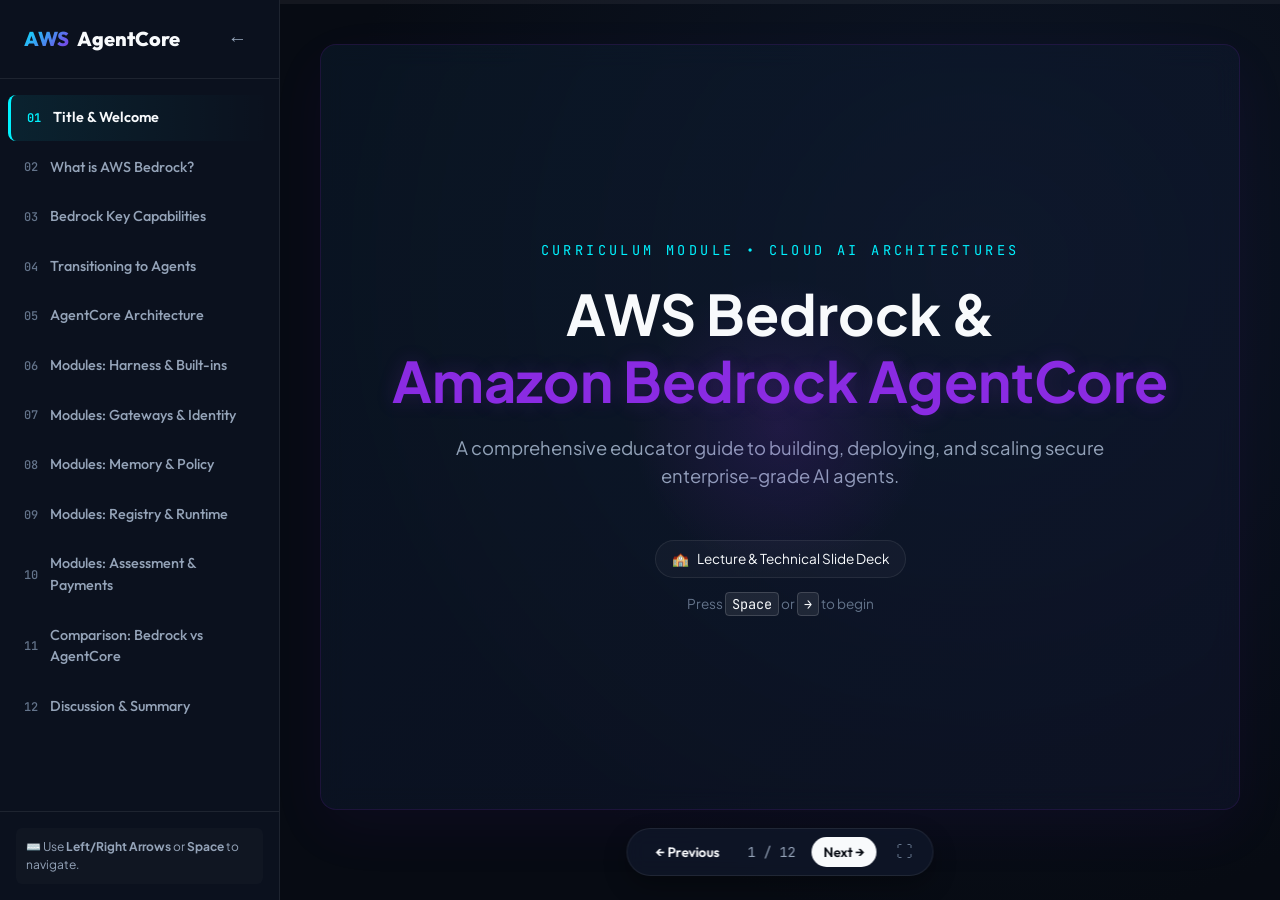
<file: Presentation/index.html>
<!DOCTYPE html>
<html lang="en">
<head>
    <meta charset="UTF-8">
    <meta name="viewport" content="width=device-width, initial-scale=1.0">
    <title>AWS Bedrock & AgentCore - Educator Slide Deck</title>
    <link rel="stylesheet" href="styles.css">
    <!-- Google Fonts -->
    <link rel="preconnect" href="https://fonts.googleapis.com">
    <link rel="preconnect" href="https://fonts.gstatic.com" crossorigin>
    <link href="https://fonts.googleapis.com/css2?family=Outfit:wght@300;400;600;800&family=Plus+Jakarta+Sans:wght@300;400;500;700&family=JetBrains+Mono:wght@400;700&display=swap" rel="stylesheet">
</head>
<body>
    <div class="app-container">
        <!-- Sidebar Navigation (Presenter Control Panel) -->
        <aside class="sidebar" id="sidebar">
            <div class="sidebar-header">
                <div class="logo">
                    <span class="logo-aws">AWS</span>
                    <span class="logo-text">AgentCore</span>
                </div>
                <button class="toggle-sidebar-btn" id="hide-sidebar-btn" title="Collapse Sidebar">&larr;</button>
            </div>
            
            <nav class="slide-nav">
                <ul>
                    <li class="nav-item active" data-slide="0"><span class="nav-num">01</span> Title & Welcome</li>
                    <li class="nav-item" data-slide="1"><span class="nav-num">02</span> What is AWS Bedrock?</li>
                    <li class="nav-item" data-slide="2"><span class="nav-num">03</span> Bedrock Key Capabilities</li>
                    <li class="nav-item" data-slide="3"><span class="nav-num">04</span> Transitioning to Agents</li>
                    <li class="nav-item" data-slide="4"><span class="nav-num">05</span> AgentCore Architecture</li>
                    <li class="nav-item" data-slide="5"><span class="nav-num">06</span> Modules: Harness & Built-ins</li>
                    <li class="nav-item" data-slide="6"><span class="nav-num">07</span> Modules: Gateways & Identity</li>
                    <li class="nav-item" data-slide="7"><span class="nav-num">08</span> Modules: Memory & Policy</li>
                    <li class="nav-item" data-slide="8"><span class="nav-num">09</span> Modules: Registry & Runtime</li>
                    <li class="nav-item" data-slide="9"><span class="nav-num">10</span> Modules: Assessment & Payments</li>
                    <li class="nav-item" data-slide="10"><span class="nav-num">11</span> Comparison: Bedrock vs AgentCore</li>
                    <li class="nav-item" data-slide="11"><span class="nav-num">12</span> Discussion & Summary</li>
                </ul>
            </nav>
            
            <div class="sidebar-footer">
                <div class="shortcut-tip">
                    <p>⌨️ Use <strong>Left/Right Arrows</strong> or <strong>Space</strong> to navigate.</p>
                </div>
            </div>
        </aside>
        
        <!-- Toggle Button to Show Sidebar when collapsed -->
        <button class="show-sidebar-btn hidden" id="show-sidebar-btn" title="Expand Sidebar">
            <span>&#9776; Menu</span>
        </button>

        <!-- Main Slide Viewport -->
        <main class="presentation-viewport">
            <!-- Progress Bar -->
            <div class="progress-bar-container">
                <div class="progress-bar" id="progress-bar"></div>
            </div>

            <!-- Slide Wrapper -->
            <div class="slides-wrapper" id="slides-wrapper">
                
                <!-- SLIDE 1: Title Slide -->
                <section class="slide active" id="slide-0">
                    <div class="slide-content title-slide-layout">
                        <div class="glow-bg"></div>
                        <div class="title-meta">CURRICULUM MODULE • CLOUD AI ARCHITECTURES</div>
                        <h1 class="glow-text">AWS Bedrock &amp;<br><span class="accent-purple">Amazon Bedrock AgentCore</span></h1>
                        <p class="slide-subtitle">A comprehensive educator guide to building, deploying, and scaling secure enterprise-grade AI agents.</p>
                        
                        <div class="title-footer">
                            <div class="author-badge">
                                <span class="badge-icon">🏫</span>
                                <span>Lecture &amp; Technical Slide Deck</span>
                            </div>
                            <div class="press-start">Press <span class="kbd">Space</span> or <span class="kbd">&rarr;</span> to begin</div>
                        </div>
                    </div>
                </section>

                <!-- SLIDE 2: What is AWS Bedrock? -->
                <section class="slide" id="slide-1">
                    <div class="slide-content grid-2-col">
                        <div class="col-left">
                            <div class="slide-section-label">AWS BEDROCK OVERVIEW</div>
                            <h2>Demystifying <span class="accent-cyan">AWS Bedrock</span></h2>
                            <p class="description-large">Amazon Bedrock is a fully managed, serverless AWS service that provides developer access to high-performing foundation models (FMs) via a single, unified API.</p>
                            
                            <div class="highlight-box">
                                <strong>Core Mission:</strong> Bedrock abstracts away the complexities of hosting and running massive machine learning models, allowing developers to focus on application logic and prompts.
                            </div>
                        </div>
                        <div class="col-right flex-center">
                            <div class="capabilities-card-grid">
                                <div class="mini-card border-cyan">
                                    <div class="card-icon">🔌</div>
                                    <h3>Unified API</h3>
                                    <p>One unified client API connects to multiple model providers: Anthropic, Meta, Mistral, Cohere, and Amazon.</p>
                                </div>
                                <div class="mini-card border-purple">
                                    <div class="card-icon">🛡️</div>
                                    <h3>Enterprise Security</h3>
                                    <p>Your data is encrypted, never exits the VPC, and is never used to train the base model providers.</p>
                                </div>
                                <div class="mini-card border-gold">
                                    <div class="card-icon">⚡</div>
                                    <h3>Serverless Scale</h3>
                                    <p>Zero infrastructure management. Pay only for token ingress/egress or provisioned throughput.</p>
                                </div>
                            </div>
                        </div>
                    </div>
                    <div class="speaker-notes">
                        <strong>Educator Note:</strong> Emphasize that Bedrock is the *foundation layer* in AWS for generative AI. It gives you the brains (models) and initial safety wrappers. Ask students: "Why is a unified API valuable when model capabilities change every month?"
                    </div>
                </section>

                <!-- SLIDE 3: Bedrock Key Capabilities -->
                <section class="slide" id="slide-2">
                    <div class="slide-content">
                        <div class="slide-section-label">AWS BEDROCK CAPABILITIES</div>
                        <h2>Key Services Under Bedrock</h2>
                        <p class="slide-intro-text">Amazon Bedrock is not just model access; it is an ecosystem of features that wrap and customize foundation models.</p>
                        
                        <div class="features-row-grid">
                            <div class="feature-card">
                                <div class="feature-num">01</div>
                                <h3>Knowledge Bases</h3>
                                <p>Out-of-the-box **Retrieval-Augmented Generation (RAG)**. Automatically syncs documents in S3, chunks/embeds them, and loads them into vector databases (OpenSearch Serverless, Pinecone, Aurora) for context-aware querying.</p>
                            </div>
                            
                            <div class="feature-card">
                                <div class="feature-num">02</div>
                                <h3>Guardrails</h3>
                                <p>Apply custom safety parameters. Filters out toxic content, masks PII (Personally Identifiable Information) before model input or after output, and blocks prohibited topics using simple keyword or natural language rules.</p>
                            </div>

                            <div class="feature-card">
                                <div class="feature-num">03</div>
                                <h3>Model Customization</h3>
                                <p>Fine-tune model weights or run continued pre-training on proprietary datasets securely. You can also import custom weights directly via Custom Model Import.</p>
                            </div>

                            <div class="feature-card">
                                <div class="feature-num">04</div>
                                <h3>Model Evaluation</h3>
                                <p>Compare models side-by-side using automatic criteria (accuracy, toxicity) or human evaluation tasks to select the most cost-effective and capable foundation model for your workload.</p>
                            </div>
                        </div>
                    </div>
                    <div class="speaker-notes">
                        <strong>Educator Note:</strong> Point out that Guardrails acts as a firewall *between* the user and the LLM, whereas Knowledge Bases is the automated data pipeline feeding the LLM.
                    </div>
                </section>

                <!-- SLIDE 4: Transitioning to Agents -->
                <section class="slide" id="slide-3">
                    <div class="slide-content grid-2-col">
                        <div class="col-left">
                            <div class="slide-section-label">THE SHIFT TO AGENTS</div>
                            <h2>From Simple Prompts to <span class="accent-purple">Autonomous Agents</span></h2>
                            <p class="description-large">Standard LLMs are passive: they wait for a prompt, process it, and output text. In contrast, <strong>AI Agents</strong> are active loops that can plan, reason, invoke external tools, and remember context across sessions.</p>
                            
                            <div class="quote-card">
                                "The hardest part of building AI agents isn't writing the first prototype loop; it's secure deployment, scaling session memory, managing identity permissions, and evaluating behavior in production."
                            </div>
                        </div>
                        <div class="col-right">
                            <div class="challenges-list">
                                <div class="challenge-item">
                                    <div class="challenge-num">1</div>
                                    <div class="challenge-text">
                                        <h4>Local Framework Limitations</h4>
                                        <p>LangGraph, CrewAI, and AutoGen are excellent for prototyping, but lack native cloud scaling, secure sandbox execution, and centralized policy control.</p>
                                    </div>
                                </div>
                                <div class="challenge-item">
                                    <div class="challenge-num">2</div>
                                    <div class="challenge-text">
                                        <h4>Enterprise Needs</h4>
                                        <p>Organizations require secure session isolation, user authentication, auditing (observability), and strict authorization over what databases and tools an agent can call.</p>
                                    </div>
                                </div>
                                <div class="challenge-item highlight-item">
                                    <div class="challenge-num">★</div>
                                    <div class="challenge-text">
                                        <h4>The Solution: AgentCore</h4>
                                        <p>A fully managed, framework-agnostic platform specifically built to deploy and scale production agents with enterprise compliance.</p>
                                    </div>
                                </div>
                            </div>
                        </div>
                    </div>
                    <div class="speaker-notes">
                        <strong>Educator Note:</strong> This is a crucial slide. It establishes *why* AWS AgentCore is necessary. It isn't replacing popular libraries like LangGraph; it's a cloud runtime and orchestration layer that secures and scales them.
                    </div>
                </section>

                <!-- SLIDE 5: AgentCore Architecture -->
                <section class="slide" id="slide-4">
                    <div class="slide-content full-width-layout">
                        <div class="slide-section-label">ARCHITECTURAL DIAGRAM</div>
                        <h2>Amazon Bedrock AgentCore Architecture</h2>
                        <p class="slide-intro-text">Analyze how components interact. AgentCore acts as the connective fabric between models, developer environments, security tools, and deployment environments.</p>
                        
                        <!-- Interactive SVG Diagram resembling user's diagram 1 -->
                        <div class="diagram-container">
                            <svg class="architecture-svg" viewBox="0 0 1000 320" xmlns="http://www.w3.org/2000/svg">
                                <defs>
                                    <marker id="arrow" viewBox="0 0 10 10" refX="5" refY="5" markerWidth="6" markerHeight="6" orient="auto-start-reverse">
                                        <path d="M 0 0 L 10 5 L 0 10 z" fill="#00f2fe" />
                                    </marker>
                                </defs>
                                <!-- Background grid -->
                                <rect x="0" y="0" width="1000" height="320" fill="rgba(14, 22, 38, 0.6)" rx="12" stroke="#1f2d47" stroke-width="2"/>
                                
                                <!-- Top Agent Layer -->
                                <g class="svg-node" id="node-agent" onclick="showModuleDetail('agent-layer')">
                                    <rect x="50" y="20" width="900" height="50" fill="rgba(138, 43, 226, 0.15)" stroke="#8a2be2" stroke-width="2" rx="6" />
                                    <text x="500" y="42" font-family="'Outfit', sans-serif" font-size="16" fill="#f1f5f9" font-weight="600" text-anchor="middle">Agent Layer</text>
                                    <text x="500" y="58" font-family="'Plus Jakarta Sans', sans-serif" font-size="10" fill="#94a3b8" text-anchor="middle">Any framework (LangGraph, CrewAI, Strands), any model, all popular protocols</text>
                                </g>

                                <!-- Middle Build Layer: Harness, CLI, SDK -->
                                <g class="svg-node" id="node-build" onclick="showModuleDetail('build-layer')">
                                    <rect x="50" y="100" width="900" height="40" fill="rgba(0, 242, 254, 0.1)" stroke="#00f2fe" stroke-width="1.5" rx="6" />
                                    <!-- Separators -->
                                    <line x1="330" y1="100" x2="330" y2="140" stroke="rgba(0, 242, 254, 0.3)" />
                                    <line x1="630" y1="100" x2="630" y2="140" stroke="rgba(0, 242, 254, 0.3)" />
                                    
                                    <text x="190" y="125" font-family="'Outfit', sans-serif" font-size="12" fill="#f1f5f9" font-weight="600" text-anchor="middle">Harness: Models, tools, memory</text>
                                    <text x="480" y="125" font-family="'Outfit', sans-serif" font-size="12" fill="#f1f5f9" font-weight="600" text-anchor="middle">CLI: Strands, models, tools, memory</text>
                                    <text x="790" y="125" font-family="'Outfit', sans-serif" font-size="12" fill="#f1f5f9" font-weight="600" text-anchor="middle">SDK: Strands, models, tools, memory</text>
                                </g>

                                <!-- Inner Capabilities (10 Modules Grid) -->
                                <g class="svg-node" id="node-modules" onclick="showModuleDetail('modules-layer')">
                                    <rect x="50" y="170" width="700" height="70" fill="rgba(30, 41, 59, 0.8)" stroke="#475569" stroke-dasharray="3,3" rx="6" />
                                    
                                    <!-- Mini Blocks inside -->
                                    <g transform="translate(60, 180)">
                                        <rect x="0" y="0" width="80" height="50" rx="4" fill="rgba(15, 23, 42, 0.9)" stroke="#64748b" />
                                        <text x="40" y="25" font-size="9" fill="#f1f5f9" text-anchor="middle" font-family="sans-serif">Built-in</text>
                                        <text x="40" y="37" font-size="8" fill="#94a3b8" text-anchor="middle" font-family="sans-serif">Tools</text>
                                    </g>
                                    <g transform="translate(150, 180)">
                                        <rect x="0" y="0" width="80" height="50" rx="4" fill="rgba(15, 23, 42, 0.9)" stroke="#64748b" />
                                        <text x="40" y="25" font-size="9" fill="#f1f5f9" text-anchor="middle" font-family="sans-serif">Gateway</text>
                                        <text x="40" y="37" font-size="8" fill="#94a3b8" text-anchor="middle" font-family="sans-serif">APIs / MCP</text>
                                    </g>
                                    <g transform="translate(240, 180)">
                                        <rect x="0" y="0" width="80" height="50" rx="4" fill="rgba(15, 23, 42, 0.9)" stroke="#64748b" />
                                        <text x="40" y="25" font-size="9" fill="#f1f5f9" text-anchor="middle" font-family="sans-serif">Identity</text>
                                        <text x="40" y="37" font-size="8" fill="#94a3b8" text-anchor="middle" font-family="sans-serif">Auth</text>
                                    </g>
                                    <g transform="translate(330, 180)">
                                        <rect x="0" y="0" width="80" height="50" rx="4" fill="rgba(15, 23, 42, 0.9)" stroke="#64748b" />
                                        <text x="40" y="25" font-size="9" fill="#f1f5f9" text-anchor="middle" font-family="sans-serif">Memory</text>
                                        <text x="40" y="37" font-size="8" fill="#94a3b8" text-anchor="middle" font-family="sans-serif">S/L Term</text>
                                    </g>
                                    <g transform="translate(420, 180)">
                                        <rect x="0" y="0" width="80" height="50" rx="4" fill="rgba(15, 23, 42, 0.9)" stroke="#64748b" />
                                        <text x="40" y="25" font-size="9" fill="#f1f5f9" text-anchor="middle" font-family="sans-serif">Policy</text>
                                        <text x="40" y="37" font-size="8" fill="#94a3b8" text-anchor="middle" font-family="sans-serif">Cedar Rules</text>
                                    </g>
                                    <g transform="translate(510, 180)">
                                        <rect x="0" y="0" width="80" height="50" rx="4" fill="rgba(15, 23, 42, 0.9)" stroke="#64748b" />
                                        <text x="40" y="25" font-size="9" fill="#f1f5f9" text-anchor="middle" font-family="sans-serif">Payments</text>
                                        <text x="40" y="37" font-size="8" fill="#94a3b8" text-anchor="middle" font-family="sans-serif">Paid APIs</text>
                                    </g>
                                    <g transform="translate(600, 180)">
                                        <rect x="0" y="0" width="140" height="50" rx="4" fill="rgba(15, 23, 42, 0.9)" stroke="#64748b" />
                                        <text x="70" y="25" font-size="9" fill="#f1f5f9" text-anchor="middle" font-family="sans-serif">Registry</text>
                                        <text x="70" y="37" font-size="8" fill="#94a3b8" text-anchor="middle" font-family="sans-serif">Agents, MCP, Tools, Skills</text>
                                    </g>
                                </g>

                                <!-- Deploy: Runtime Layer -->
                                <g class="svg-node" id="node-runtime" onclick="showModuleDetail('runtime-layer')">
                                    <rect x="770" y="170" width="180" height="70" fill="rgba(0, 242, 254, 0.05)" stroke="#00f2fe" rx="6" />
                                    <text x="860" y="200" font-family="'Outfit', sans-serif" font-size="13" fill="#f1f5f9" font-weight="600" text-anchor="middle">Runtime</text>
                                    <text x="860" y="215" font-family="'Plus Jakarta Sans', sans-serif" font-size="9" fill="#94a3b8" text-anchor="middle">Secure, serverless execution</text>
                                </g>

                                <!-- Bottom Observability & Evaluations Layer -->
                                <g class="svg-node" id="node-assess" onclick="showModuleDetail('assess-layer')">
                                    <rect x="50" y="260" width="900" height="40" fill="rgba(241, 196, 15, 0.08)" stroke="#f1c40f" stroke-width="1" rx="6" />
                                    <line x1="500" y1="260" x2="500" y2="300" stroke="rgba(241, 196, 15, 0.3)" />
                                    <text x="275" y="285" font-family="'Outfit', sans-serif" font-size="12" fill="#f1f5f9" font-weight="600" text-anchor="middle">Observability: Monitor &amp; Debug</text>
                                    <text x="725" y="285" font-family="'Outfit', sans-serif" font-size="12" fill="#f1f5f9" font-weight="600" text-anchor="middle">Evaluations: Batch &amp; Online custom evaluators</text>
                                </g>

                                <!-- Dynamic Arrow Lines -->
                                <path d="M 500 70 L 500 95" stroke="#8a2be2" stroke-width="2" fill="none" marker-end="url(#arrow)" />
                                <path d="M 500 140 L 500 165" stroke="#00f2fe" stroke-width="2" fill="none" marker-end="url(#arrow)" />
                            </svg>
                        </div>
                        <div class="interactive-helper">
                            <span class="pulse-dot"></span> Click on any layer of the architecture diagram above to view its technical breakdown.
                        </div>
                    </div>
                    <div class="speaker-notes">
                        <strong>Educator Note:</strong> Walk through the three main lifecycles of AgentCore shown: 
                        1. **Build**: Using Harness/CLI/SDK to bundle logic, tools, and models.
                        2. **Deploy**: Scaling securely in a serverless isolation container (Runtime).
                        3. **Assess**: Monitoring logs, debug calls, and running evaluations.
                    </div>
                </section>

                <!-- SLIDE 6: AgentCore Modules Part 1 -->
                <section class="slide" id="slide-5">
                    <div class="slide-content grid-2-col">
                        <div class="col-left">
                            <div class="slide-section-label">AGENTCORE MODULES • BUILD &amp; TOOLS</div>
                            <h2>Harness &amp; Built-In Tools</h2>
                            <p class="description-large">The starting point of building agentic logic within the AgentCore platform.</p>
                            
                            <div class="accordion-container">
                                <div class="accordion-item active">
                                    <div class="accordion-header">
                                        <span>🛠️ Harness</span>
                                        <span class="accordion-arrow">&darr;</span>
                                    </div>
                                    <div class="accordion-body">
                                        <p>Harness is a **fully managed agent loop** execution environment. It abstracts infrastructure management and orchestrates the prompt-response cycles automatically.</p>
                                        <ul>
                                            <li>Gives every agent session an isolated workspace with its own sandbox filesystem and virtual terminal.</li>
                                            <li>Requires only defining model, system prompt, and tools list to get started.</li>
                                        </ul>
                                    </div>
                                </div>
                                <div class="accordion-item">
                                    <div class="accordion-header">
                                        <span>📦 Built-in Tools</span>
                                        <span class="accordion-arrow">&darr;</span>
                                    </div>
                                    <div class="accordion-body">
                                        <p>Provides robust integrations of Amazon's managed operational tools directly into the agent context.</p>
                                        <ul>
                                            <li>**Secure Browser**: Allows agents to search, browse, and extract content from websites in real-time.</li>
                                            <li>**Code Interpreter**: Runs sandboxed Python environment to execute mathematical computations, compile charts, or process CSV files.</li>
                                            <li>**Knowledge Bases &amp; Search**: Native connections to AWS information repositories.</li>
                                        </ul>
                                    </div>
                                </div>
                            </div>
                        </div>
                        
                        <div class="col-right">
                            <div class="terminal-container">
                                <div class="terminal-header">
                                    <span class="terminal-dot red"></span>
                                    <span class="terminal-dot yellow"></span>
                                    <span class="terminal-dot green"></span>
                                    <span class="terminal-title">AgentCore CLI Demo</span>
                                </div>
                                <div class="terminal-body" id="cli-terminal">
                                    <div class="line"><span class="cmd-prompt">$</span> npm install -g @aws/agentcore</div>
                                    <div class="line ok">✓ Installed AgentCore CLI v1.2.0</div>
                                    <div class="line"><span class="cmd-prompt">$</span> agentcore init my-agent</div>
                                    <div class="line">Initializing new agent skeleton...</div>
                                    <div class="line">Created files:</div>
                                    <div class="line-indent">- agent.json (config)</div>
                                    <div class="line-indent">- prompt.txt (system instructions)</div>
                                    <div class="line-indent">- index.js (custom logic)</div>
                                    <div class="line"><span class="cmd-prompt">$</span> agentcore deploy --harness</div>
                                    <div class="line loading">Deploying my-agent to AWS AgentCore Harness...</div>
                                    <div class="line success">🚀 Harness active! Invoke Endpoint: https://agentcore.us-east-1.amazonaws.com/harness/arn:...</div>
                                </div>
                            </div>
                            <div class="text-center mt-10">
                                <button class="btn btn-cyan" id="run-terminal-btn">Run Simulation</button>
                            </div>
                        </div>
                    </div>
                    <div class="speaker-notes">
                        <strong>Educator Note:</strong> The code interpreter here runs in a secure sandbox, separate from the server. Harness automates the agent's logic flow, so the developer does not need to write `while true` loop handling.
                    </div>
                </section>

                <!-- SLIDE 7: AgentCore Modules Part 2 -->
                <section class="slide" id="slide-6">
                    <div class="slide-content grid-2-col">
                        <div class="col-left">
                            <div class="slide-section-label">AGENTCORE MODULES • CORE CONNECTIONS</div>
                            <h2>Gateways &amp; Secure Identity</h2>
                            <p class="description-large">Connecting agents to external APIs and managing permissions safely is critical in enterprise architectures.</p>
                            
                            <div class="card-outline border-purple mb-15">
                                <h3>🔌 Gateways</h3>
                                <p>Gateways use open source protocols, specifically the **Model Context Protocol (MCP)**, to expose tools to agents. This enables seamless connection to schemas and integrations without custom server architecture.</p>
                                <ul class="list-bullet">
                                    <li>Supports OpenAPI standard configurations.</li>
                                    <li>Pre-built integrations automatically parse API parameters.</li>
                                    <li>Requires zero infrastructure configuration to connect to third-party endpoints.</li>
                                </ul>
                            </div>
                        </div>
                        
                        <div class="col-right">
                            <div class="card-outline border-cyan mb-15">
                                <h3>🔑 Identity (Inbound &amp; Outbound)</h3>
                                <p>Identity enables agents to securely manage access to resources by integrating with corporate identity providers (such as AWS IAM Identity Center or Auth0).</p>
                                <div class="identity-flow-box">
                                    <div class="flow-step">
                                        <div class="step-lbl">Inbound Identity</div>
                                        <p>Enables caller authentication. Verifies that the client invoking the agent has permission to start the session.</p>
                                    </div>
                                    <div class="flow-divider">&darr;</div>
                                    <div class="flow-step">
                                        <div class="step-lbl">Outbound Identity</div>
                                        <p>Enables downstream resource delegation. The agent securely requests tokens to call corporate databases or calendars under the user's delegated identity.</p>
                                    </div>
                                </div>
                            </div>
                        </div>
                    </div>
                    <div class="speaker-notes">
                        <strong>Educator Note:</strong> MCP (Model Context Protocol) is an industry-open standard backed by Anthropic and AWS. Highlight that Gateways make MCP a managed AWS infrastructure element.
                    </div>
                </section>

                <!-- SLIDE 8: AgentCore Modules Part 3 -->
                <section class="slide" id="slide-7">
                    <div class="slide-content grid-2-col">
                        <div class="col-left">
                            <div class="slide-section-label">AGENTCORE MODULES • CONTEXT &amp; CONTROL</div>
                            <h2>Memory &amp; Policy Control</h2>
                            <p class="description-large">Giving agents memory makes them intelligent; putting guardrails and policy constraints makes them safe.</p>
                            
                            <div class="card-glass border-gold">
                                <h3>🧠 State and Memory Management</h3>
                                <p>Memory enables agents to retain knowledge and learn continuously from every interaction, preventing context-blindness across sessions.</p>
                                <div class="memory-types-grid">
                                    <div class="mem-sub-type">
                                        <div class="mem-lbl">Short-Term Memory</div>
                                        <p>Keeps track of conversation history within the current active session (e.g. current variables, task stack).</p>
                                    </div>
                                    <div class="mem-sub-type">
                                        <div class="mem-lbl">Long-Term Memory</div>
                                        <p>Automatically extracts and archives facts, entities, and user preferences across multiple historical sessions to provide continuity.</p>
                                    </div>
                                </div>
                            </div>
                        </div>
                        
                        <div class="col-right">
                            <div class="card-glass border-purple">
                                <h3>🛡️ Policy (Cedar Auth)</h3>
                                <p>Policy provides **deterministic control** over agent behavior. While LLMs are probabilistic, policy engines guarantee compliance with business rules.</p>
                                
                                <div class="policy-details">
                                    <div class="badge-policy">AWS Cedar Integration</div>
                                    <p>Rules can be authored in natural language or using **Cedar**—AWS's open-source policy language—to set fine-grained permissions.</p>
                                    
                                    <div class="cedar-snippet">
                                        <pre><code>permit (
    principal == User::"Alice",
    action == Action::"ReadAccountBalance",
    resource == Account::"12345"
) when {
    resource.region == "US"
};</code></pre>
                                    </div>
                                </div>
                            </div>
                        </div>
                    </div>
                    <div class="speaker-notes">
                        <strong>Educator Note:</strong> Note that Memory is automatic. Developers do not need to write database retrieval scripts or vector stores manually for user preferences. Policy guarantees that even if the LLM decides to trigger an action, AWS blocks it at the Gateway if it violates Cedar policy.
                    </div>
                </section>

                <!-- SLIDE 9: AgentCore Modules Part 4 -->
                <section class="slide" id="slide-8">
                    <div class="slide-content grid-2-col">
                        <div class="col-left">
                            <div class="slide-section-label">AGENTCORE MODULES • DEPLOYMENT &amp; SHARING</div>
                            <h2>Registry &amp; Runtime</h2>
                            <p class="description-large">Discovering agent assets across teams and running them in isolated serverless compute instances.</p>
                            
                            <div class="card-outline border-cyan mb-15">
                                <h3>📂 Registry (Preview)</h3>
                                <p>A centralized hub to publish, version, share, and reuse agentic assets across an entire enterprise organization.</p>
                                <ul class="list-bullet">
                                    <li>**Asset Discovery**: Register existing agents, MCP servers, standalone tools, and specific skill bundles.</li>
                                    <li>**Version Control**: Lock specific agent versions for production workloads while testing new iterations in sandbox.</li>
                                    <li>**Collaboration**: Promotes organizational reusability and avoids redundant tool implementation.</li>
                                </ul>
                            </div>
                        </div>
                        
                        <div class="col-right">
                            <div class="card-outline border-purple mb-15">
                                <h3>🚀 Runtime for Agents and Tools</h3>
                                <p>Runtime is the execution engine of AgentCore, providing a secure, serverless, and purpose-built environment to scale agent code.</p>
                                
                                <div class="runtime-specs">
                                    <div class="spec-item">
                                        <strong>⚡ Fast Cold Starts</strong>
                                        <p>Optimized for instantaneous invocation, preventing latency spikes during customer chats.</p>
                                    </div>
                                    <div class="spec-item">
                                        <strong>🔒 True Session Isolation</strong>
                                        <p>Each user session runs in an isolated compute boundary with local sandboxing.</p>
                                    </div>
                                    <div class="spec-item">
                                        <strong>🤖 Agnostic Scaling</strong>
                                        <p>Supports any model and any code library (Python, JS, Go). Scale agents up and down automatically.</p>
                                    </div>
                                </div>
                            </div>
                        </div>
                    </div>
                    <div class="speaker-notes">
                        <strong>Educator Note:</strong> Runtime behaves like a container service tailored for AI agent loops. It handles long-running multi-modal inputs without timeout limits commonly faced by standard Serverless functions.
                    </div>
                </section>

                <!-- SLIDE 10: AgentCore Modules Part 5 -->
                <section class="slide" id="slide-9">
                    <div class="slide-content grid-2-col">
                        <div class="col-left">
                            <div class="slide-section-label">AGENTCORE MODULES • VALUE &amp; ASSESSMENT</div>
                            <h2>Payments, Observability &amp; Evaluations</h2>
                            <p class="description-large">Handling paid content access and assessing model behavior with metrics and trace execution logs.</p>
                            
                            <div class="card-glass border-gold mb-15">
                                <h3>💳 Payments</h3>
                                <p>Enables AI agents to autonomously execute micro-transaction payments for paid APIs, custom tools, or proprietary knowledge content.</p>
                                <ul class="list-bullet">
                                    <li>Credentials and wallets are securely managed under **AgentCore Identity**.</li>
                                    <li>Enables pay-per-call capabilities, facilitating agent-to-agent economics.</li>
                                </ul>
                            </div>
                        </div>
                        
                        <div class="col-right">
                            <div class="card-glass border-cyan">
                                <h3>📊 Observability &amp; Evaluations</h3>
                                <p>Ensures engineers can monitor and evaluate production agent behavior over time.</p>
                                
                                <div class="eval-grid">
                                    <div class="eval-box">
                                        <strong>🔍 Observability</strong>
                                        <p>Collects detailed trace logs. Step-by-step reasoning paths show what tools the agent called, what prompts were generated, and what outputs were returned.</p>
                                    </div>
                                    <div class="eval-box">
                                        <strong>📈 Evaluations</strong>
                                        <p>Supports batch evaluations, online evaluation configs, and custom metrics to test changes to prompt structures or foundation models before deployment.</p>
                                    </div>
                                </div>
                            </div>
                        </div>
                    </div>
                    <div class="speaker-notes">
                        <strong>Educator Note:</strong> The payment module is a major advancement, allowing agents to spend small budgets on their own API requests. The evaluation module helps engineers avoid regressions when changing prompt templates.
                    </div>
                </section>

                <!-- SLIDE 11: AWS Bedrock Agents vs. AgentCore -->
                <section class="slide" id="slide-10">
                    <div class="slide-content">
                        <div class="slide-section-label">COMPARATIVE ANALYSIS</div>
                        <h2>Amazon Bedrock Agents vs. AgentCore</h2>
                        <p class="slide-intro-text">Students often confuse these two offerings. Here is the distinction between Bedrock Agents (AWS's default agent builder) and Bedrock AgentCore (the managed platform runtime).</p>
                        
                        <div class="table-container">
                            <table class="comparison-table">
                                <thead>
                                    <tr>
                                        <th>Dimension</th>
                                        <th>Amazon Bedrock Agents (Classic)</th>
                                        <th>Amazon Bedrock AgentCore</th>
                                    </tr>
                                </thead>
                                <tbody>
                                    <tr>
                                        <td class="dim-header">Primary Focus</td>
                                        <td>Simple, low-code AWS-native agent builder.</td>
                                        <td>Managed platform/runtime to deploy and scale *any* agent.</td>
                                    </tr>
                                    <tr>
                                        <td class="dim-header">Framework Support</td>
                                        <td>Locked to Amazon's proprietary orchestration loop.</td>
                                        <td>**Framework Agnostic** (LangGraph, CrewAI, AutoGen, custom code).</td>
                                    </tr>
                                    <tr>
                                        <td class="dim-header">Model Agnosticism</td>
                                        <td>Optimized for Bedrock-native models (e.g. Claude, Titan).</td>
                                        <td>**Model Agnostic** (Allows bringing outside models, custom imported FMs).</td>
                                    </tr>
                                    <tr>
                                        <td class="dim-header">Extensibility</td>
                                        <td>Requires AWS Lambda action groups.</td>
                                        <td>Supports **Model Context Protocol (MCP)**, sandboxed execution.</td>
                                    </tr>
                                    <tr>
                                        <td class="dim-header">Session Memory</td>
                                        <td>Managed session attributes (ephemeral).</td>
                                        <td>**Automated Short &amp; Long term memory** across multiple sessions.</td>
                                    </tr>
                                    <tr>
                                        <td class="dim-header">Security Control</td>
                                        <td>AWS IAM roles per agent.</td>
                                        <td>Granular **Cedar Policy authorization** + Inbound/Outbound identity.</td>
                                    </tr>
                                </tbody>
                            </table>
                        </div>
                    </div>
                    <div class="speaker-notes">
                        <strong>Educator Note:</strong> Explain this as: Bedrock Agents (Classic) is like an Apple ecosystem—highly integrated, fast to build, but closed. AgentCore is like a managed Kubernetes container cluster specifically tuned for AI agents—it hosts and manages whatever agent code framework you choose.
                    </div>
                </section>

                <!-- SLIDE 12: Discussion & Summary -->
                <section class="slide" id="slide-11">
                    <div class="slide-content grid-2-col">
                        <div class="col-left">
                            <div class="slide-section-label">CLASS DISCUSSION &amp; PRACTICE</div>
                            <h2>Review &amp; Discussion Points</h2>
                            <p class="description-large">Engage your students by reviewing key architecture patterns and real-world implications.</p>
                            
                            <div class="discussion-list">
                                <div class="disc-card">
                                    <strong>1. Multi-Agent Orchestration</strong>
                                    <p>How does the AgentCore Registry facilitate teams building specialized agents that collaborate, using standard protocols like MCP?</p>
                                </div>
                                <div class="disc-card">
                                    <strong>2. Secure Resource Access</strong>
                                    <p>Under what scenarios is **Outbound Identity** delegation essential for a customer service agent? (Hint: Accessing private user accounts/order history).</p>
                                </div>
                                <div class="disc-card">
                                    <strong>3. Compliance and Cedar</strong>
                                    <p>Why should developers rely on deterministic policy files (Cedar) instead of trying to instruct the LLM in the system prompt to "never buy items over $100"?</p>
                                </div>
                            </div>
                        </div>
                        
                        <div class="col-right flex-center">
                            <div class="summary-box">
                                <h3>Lecture Summary</h3>
                                <ul class="summary-list">
                                    <li><strong>AWS Bedrock</strong>: Provides the models (FMs), Guardrails, Knowledge Bases (RAG), and model fine-tuning.</li>
                                    <li><strong>AgentCore Harness/CLI/SDK</strong>: Connective code and tools to define and invoke agents easily.</li>
                                    <li><strong>AgentCore Modules</strong>: 10 modular capabilities (Memory, Identity, Policy, Gateways, built-in tools) managing complex engineering requirements.</li>
                                    <li><strong>AgentCore Runtime</strong>: Purpose-built serverless scaling and isolation.</li>
                                </ul>
                                <div class="badge-ready">Session Complete • Ready for Labs</div>
                            </div>
                        </div>
                    </div>
                    <div class="speaker-notes">
                        <strong>Educator Note:</strong> For question 3: Reinforce the difference between *probabilistic* constraints (prompts, which can be jailbroken or hallucinated) and *deterministic* constraints (Cedar policy, which is enforced at the network/auth layer by AWS).
                    </div>
                </section>

            </div>

            <!-- Slide Navigation Controls -->
            <div class="controls-overlay">
                <button class="nav-btn prev-btn" id="prev-btn" title="Previous Slide">&larr; Previous</button>
                <div class="slide-indicator">
                    <span id="current-slide-num">1</span> / <span id="total-slides-num">12</span>
                </div>
                <button class="nav-btn next-btn" id="next-btn" title="Next Slide">Next &rarr;</button>
                <button class="fullscreen-btn" id="fullscreen-btn" title="Toggle Fullscreen">⛶</button>
            </div>
        </main>
    </div>

    <!-- Modal for Architecture Diagram node clicks -->
    <div class="modal-overlay hidden" id="detail-modal">
        <div class="modal-card">
            <button class="modal-close-btn" id="modal-close-btn">&times;</button>
            <div class="modal-content" id="modal-body-content">
                <!-- Dynamically filled -->
            </div>
        </div>
    </div>

    <script src="app.js"></script>
</body>
</html>
</file>
<file: Presentation/styles.css>
/* ==========================================================================
   AWS Bedrock & AgentCore Presentation Theme (styles.css)
   Aesthetics: Futuristic Dark Mode, Glassmorphism, Neon Accents, Smooth Fades
   ========================================================================== */

/* 1. Global Variables & Tokens */
:root {
    --bg-dark: #070b13;
    --bg-card: rgba(15, 23, 42, 0.7);
    --bg-sidebar: #0b111e;
    --border-color: rgba(255, 255, 255, 0.08);
    --border-glow: rgba(0, 242, 254, 0.15);
    
    /* Neon Accents */
    --accent-cyan: #00f2fe;
    --accent-cyan-rgb: 0, 242, 254;
    --accent-purple: #8a2be2;
    --accent-purple-rgb: 138, 43, 226;
    --accent-gold: #f1c40f;
    --accent-gold-rgb: 241, 196, 15;
    --text-primary: #f8fafc;
    --text-secondary: #94a3b8;
    --text-muted: #64748b;
    
    /* Animations & Timing */
    --transition-smooth: all 0.4s cubic-bezier(0.16, 1, 0.3, 1);
    --transition-quick: all 0.2s ease;
    
    /* Glassmorphism settings */
    --glass-bg: rgba(15, 23, 42, 0.45);
    --glass-blur: blur(12px);
    --glass-border: rgba(255, 255, 255, 0.06);
}

/* 2. Base Reset */
* {
    margin: 0;
    padding: 0;
    box-sizing: border-box;
}

body {
    background-color: var(--bg-dark);
    color: var(--text-primary);
    font-family: 'Plus Jakarta Sans', sans-serif;
    overflow: hidden;
    height: 100vh;
    width: 100vw;
    display: flex;
    line-height: 1.5;
}

/* Scrollbar styling for lists */
::-webkit-scrollbar {
    width: 6px;
    height: 6px;
}
::-webkit-scrollbar-track {
    background: transparent;
}
::-webkit-scrollbar-thumb {
    background: rgba(255, 255, 255, 0.1);
    border-radius: 10px;
}
::-webkit-scrollbar-thumb:hover {
    background: rgba(255, 255, 255, 0.2);
}

/* 3. Main Container Layout */
.app-container {
    display: flex;
    width: 100%;
    height: 100%;
    position: relative;
}

/* Sidebar presenter navigation */
.sidebar {
    width: 280px;
    background-color: var(--bg-sidebar);
    border-right: 1px solid var(--border-color);
    display: flex;
    flex-direction: column;
    height: 100%;
    z-index: 100;
    transition: var(--transition-smooth);
    flex-shrink: 0;
}

.sidebar.collapsed {
    margin-left: -280px;
}

.sidebar-header {
    padding: 24px;
    display: flex;
    justify-content: space-between;
    align-items: center;
    border-bottom: 1px solid var(--border-color);
}

.logo {
    display: flex;
    align-items: center;
    gap: 8px;
    font-family: 'Outfit', sans-serif;
    font-weight: 800;
    font-size: 1.25rem;
}

.logo-aws {
    background: linear-gradient(135deg, var(--accent-cyan), var(--accent-purple));
    -webkit-background-clip: text;
    -webkit-text-fill-color: transparent;
}

.logo-text {
    color: var(--text-primary);
}

.toggle-sidebar-btn {
    background: none;
    border: none;
    color: var(--text-secondary);
    font-size: 1.2rem;
    cursor: pointer;
    padding: 4px 8px;
    border-radius: 4px;
    transition: var(--transition-quick);
}

.toggle-sidebar-btn:hover {
    background: rgba(255, 255, 255, 0.05);
    color: var(--text-primary);
}

.show-sidebar-btn {
    position: absolute;
    top: 16px;
    left: 16px;
    z-index: 99;
    background: var(--bg-sidebar);
    border: 1px solid var(--border-color);
    color: var(--text-primary);
    padding: 8px 16px;
    border-radius: 6px;
    cursor: pointer;
    font-family: 'Outfit', sans-serif;
    font-size: 0.9rem;
    display: flex;
    align-items: center;
    gap: 6px;
    transition: var(--transition-quick);
}

.show-sidebar-btn:hover {
    border-color: var(--accent-cyan);
    box-shadow: 0 0 10px rgba(var(--accent-cyan-rgb), 0.2);
}

.hidden {
    display: none !important;
}

.slide-nav {
    flex-grow: 1;
    overflow-y: auto;
    padding: 16px 8px;
}

.slide-nav ul {
    list-style: none;
}

.nav-item {
    padding: 12px 16px;
    border-radius: 8px;
    font-family: 'Outfit', sans-serif;
    font-size: 0.9rem;
    font-weight: 500;
    color: var(--text-secondary);
    cursor: pointer;
    display: flex;
    align-items: center;
    gap: 12px;
    margin-bottom: 4px;
    transition: var(--transition-quick);
}

.nav-item:hover {
    background: rgba(255, 255, 255, 0.03);
    color: var(--text-primary);
}

.nav-item.active {
    background: linear-gradient(90deg, rgba(0, 242, 254, 0.08), transparent);
    border-left: 3px solid var(--accent-cyan);
    color: var(--text-primary);
    font-weight: 600;
}

.nav-num {
    font-family: 'JetBrains Mono', monospace;
    font-size: 0.75rem;
    color: var(--text-muted);
}

.nav-item.active .nav-num {
    color: var(--accent-cyan);
}

.sidebar-footer {
    padding: 16px;
    border-top: 1px solid var(--border-color);
}

.shortcut-tip {
    background: rgba(255, 255, 255, 0.02);
    border-radius: 6px;
    padding: 10px;
    font-size: 0.75rem;
    color: var(--text-secondary);
}

/* 4. Presentation Viewport & Slides */
.presentation-viewport {
    flex-grow: 1;
    height: 100%;
    position: relative;
    display: flex;
    flex-direction: column;
    background: radial-gradient(circle at 70% 30%, #0d1627 0%, var(--bg-dark) 70%);
}

.progress-bar-container {
    width: 100%;
    height: 4px;
    background: rgba(255, 255, 255, 0.05);
}

.progress-bar {
    width: 0%;
    height: 100%;
    background: linear-gradient(90deg, var(--accent-cyan), var(--accent-purple));
    transition: var(--transition-quick);
}

.slides-wrapper {
    flex-grow: 1;
    position: relative;
    overflow: hidden;
    padding: 40px;
    display: flex;
    align-items: center;
    justify-content: center;
}

/* Base Slide Structure */
.slide {
    position: absolute;
    top: 40px;
    left: 40px;
    right: 40px;
    bottom: 90px;
    opacity: 0;
    pointer-events: none;
    transform: translateY(20px) scale(0.98);
    transition: opacity 0.5s cubic-bezier(0.25, 1, 0.5, 1), 
                transform 0.5s cubic-bezier(0.25, 1, 0.5, 1);
    display: flex;
    flex-direction: column;
    justify-content: center;
}

.slide.active {
    opacity: 1;
    pointer-events: auto;
    transform: translateY(0) scale(1);
    z-index: 10;
}

.slide-content {
    background: var(--glass-bg);
    backdrop-filter: var(--glass-blur);
    border: 1px solid var(--glass-border);
    border-radius: 16px;
    height: 100%;
    width: 100%;
    max-width: 1100px;
    margin: 0 auto;
    padding: 48px;
    display: flex;
    flex-direction: column;
    justify-content: center;
    box-shadow: 0 20px 50px rgba(0, 0, 0, 0.3);
    position: relative;
    overflow: hidden;
}

.slide-content::after {
    content: '';
    position: absolute;
    top: 0;
    left: 0;
    width: 100%;
    height: 100%;
    background: linear-gradient(135deg, rgba(var(--accent-cyan-rgb), 0.02) 0%, rgba(var(--accent-purple-rgb), 0.02) 100%);
    pointer-events: none;
}

/* Typography styles */
h2 {
    font-family: 'Outfit', sans-serif;
    font-size: 2.5rem;
    font-weight: 800;
    margin-bottom: 16px;
    letter-spacing: -0.02em;
}

.accent-cyan {
    color: var(--accent-cyan);
    text-shadow: 0 0 20px rgba(var(--accent-cyan-rgb), 0.2);
}

.accent-purple {
    color: var(--accent-purple);
    text-shadow: 0 0 20px rgba(var(--accent-purple-rgb), 0.2);
}

.slide-section-label {
    font-family: 'JetBrains Mono', monospace;
    font-size: 0.8rem;
    color: var(--accent-cyan);
    letter-spacing: 0.15em;
    margin-bottom: 8px;
    text-transform: uppercase;
}

.slide-subtitle {
    font-size: 1.15rem;
    color: var(--text-secondary);
    max-width: 650px;
}

.slide-intro-text {
    font-size: 1.05rem;
    color: var(--text-secondary);
    max-width: 800px;
    margin-bottom: 24px;
}

.description-large {
    font-size: 1.15rem;
    color: var(--text-secondary);
    margin-bottom: 24px;
}

/* 5. Special Slide Layouts */

/* Title Slide */
.title-slide-layout {
    text-align: center;
    align-items: center;
    gap: 20px;
    border: 1px solid rgba(var(--accent-purple-rgb), 0.15);
    box-shadow: 0 20px 60px rgba(var(--accent-purple-rgb), 0.05);
}

.glow-bg {
    position: absolute;
    width: 300px;
    height: 300px;
    background: radial-gradient(circle, rgba(var(--accent-purple-rgb), 0.15) 0%, transparent 70%);
    top: 50%;
    left: 50%;
    transform: translate(-50%, -50%);
    pointer-events: none;
    z-index: 0;
}

.title-meta {
    font-family: 'JetBrains Mono', monospace;
    font-size: 0.85rem;
    color: var(--accent-cyan);
    letter-spacing: 0.25em;
}

.glow-text {
    font-size: 3.5rem;
    line-height: 1.2;
    z-index: 1;
}

.title-footer {
    display: flex;
    flex-direction: column;
    align-items: center;
    gap: 16px;
    margin-top: 30px;
    z-index: 1;
}

.author-badge {
    background: rgba(255, 255, 255, 0.03);
    border: 1px solid var(--border-color);
    padding: 8px 16px;
    border-radius: 50px;
    display: flex;
    align-items: center;
    gap: 8px;
    font-size: 0.85rem;
}

.press-start {
    font-size: 0.85rem;
    color: var(--text-muted);
}

.kbd {
    background: rgba(255, 255, 255, 0.08);
    border: 1px solid rgba(255, 255, 255, 0.15);
    border-radius: 4px;
    padding: 2px 6px;
    font-family: 'JetBrains Mono', monospace;
    color: var(--text-primary);
}

/* 2 Column Layout */
.grid-2-col {
    display: grid;
    grid-template-columns: 1.1fr 0.9fr;
    gap: 40px;
    align-items: center;
}

.col-left {
    display: flex;
    flex-direction: column;
}

.col-right {
    display: flex;
    flex-direction: column;
    height: 100%;
    justify-content: center;
}

.full-width-layout {
    display: flex;
    flex-direction: column;
    justify-content: flex-start;
}

/* Highlight boxes */
.highlight-box {
    background: rgba(var(--accent-cyan-rgb), 0.05);
    border-left: 4px solid var(--accent-cyan);
    padding: 20px;
    border-radius: 0 8px 8px 0;
    font-size: 0.95rem;
    color: var(--text-primary);
}

.quote-card {
    background: rgba(255, 255, 255, 0.02);
    border: 1px dashed var(--border-color);
    padding: 24px;
    border-radius: 12px;
    font-style: italic;
    font-size: 0.95rem;
    color: var(--text-secondary);
    position: relative;
}

.quote-card::before {
    content: '"';
    font-size: 4rem;
    color: rgba(255,255,255,0.05);
    position: absolute;
    top: -10px;
    left: 10px;
    font-family: Georgia, serif;
}

/* Mini Capabilities Card Grid */
.capabilities-card-grid {
    display: grid;
    grid-template-columns: 1fr;
    gap: 16px;
    width: 100%;
}

.mini-card {
    background: rgba(255, 255, 255, 0.02);
    border: 1px solid var(--border-color);
    border-radius: 12px;
    padding: 20px;
    transition: var(--transition-quick);
}

.mini-card:hover {
    transform: translateX(6px);
    background: rgba(255, 255, 255, 0.04);
}

.border-cyan:hover {
    border-color: var(--accent-cyan);
    box-shadow: 0 0 15px rgba(var(--accent-cyan-rgb), 0.1);
}

.border-purple:hover {
    border-color: var(--accent-purple);
    box-shadow: 0 0 15px rgba(var(--accent-purple-rgb), 0.1);
}

.border-gold:hover {
    border-color: var(--accent-gold);
    box-shadow: 0 0 15px rgba(var(--accent-gold-rgb), 0.15);
}

.mini-card .card-icon {
    font-size: 1.5rem;
    margin-bottom: 8px;
}

.mini-card h3 {
    font-size: 1.1rem;
    font-family: 'Outfit', sans-serif;
    margin-bottom: 4px;
}

.mini-card p {
    font-size: 0.85rem;
    color: var(--text-secondary);
}

/* 4 Feature Columns Row */
.features-row-grid {
    display: grid;
    grid-template-columns: repeat(4, 1fr);
    gap: 20px;
    margin-top: 10px;
}

.feature-card {
    background: rgba(255, 255, 255, 0.02);
    border: 1px solid var(--border-color);
    border-radius: 12px;
    padding: 24px;
    display: flex;
    flex-direction: column;
    gap: 12px;
    transition: var(--transition-quick);
}

.feature-card:hover {
    transform: translateY(-8px);
    border-color: rgba(var(--accent-cyan-rgb), 0.3);
    background: rgba(255, 255, 255, 0.04);
}

.feature-num {
    font-family: 'JetBrains Mono', monospace;
    font-size: 1.8rem;
    font-weight: 700;
    color: rgba(255, 255, 255, 0.1);
    transition: var(--transition-quick);
}

.feature-card:hover .feature-num {
    color: var(--accent-cyan);
}

.feature-card h3 {
    font-family: 'Outfit', sans-serif;
    font-size: 1.15rem;
}

.feature-card p {
    font-size: 0.85rem;
    color: var(--text-secondary);
    line-height: 1.6;
}

/* Challenges/List items */
.challenges-list {
    display: flex;
    flex-direction: column;
    gap: 16px;
}

.challenge-item {
    display: flex;
    gap: 16px;
    background: rgba(255, 255, 255, 0.01);
    border: 1px solid var(--border-color);
    border-radius: 8px;
    padding: 16px;
}

.challenge-num {
    width: 28px;
    height: 28px;
    border-radius: 50%;
    background: rgba(255, 255, 255, 0.05);
    display: flex;
    align-items: center;
    justify-content: center;
    font-family: 'JetBrains Mono', monospace;
    font-size: 0.85rem;
    font-weight: 700;
    color: var(--text-secondary);
    flex-shrink: 0;
}

.challenge-item.highlight-item {
    border-color: rgba(var(--accent-purple-rgb), 0.3);
    background: rgba(var(--accent-purple-rgb), 0.03);
}

.challenge-item.highlight-item .challenge-num {
    background: var(--accent-purple);
    color: var(--text-primary);
}

.challenge-text h4 {
    font-size: 0.95rem;
    margin-bottom: 4px;
}

.challenge-text p {
    font-size: 0.8rem;
    color: var(--text-secondary);
}

/* 6. Architecture Diagram Styles */
.diagram-container {
    width: 100%;
    margin-top: 15px;
    display: flex;
    justify-content: center;
}

.architecture-svg {
    width: 100%;
    max-height: 250px;
}

.svg-node {
    cursor: pointer;
    transition: var(--transition-quick);
}

.svg-node rect {
    transition: var(--transition-quick);
}

.svg-node:hover rect {
    stroke-width: 2.5px;
    filter: drop-shadow(0 0 10px rgba(var(--accent-cyan-rgb), 0.15));
}

#node-agent:hover rect {
    fill: rgba(138, 43, 226, 0.25);
    filter: drop-shadow(0 0 10px rgba(var(--accent-purple-rgb), 0.3));
}

#node-build:hover rect {
    fill: rgba(0, 242, 254, 0.15);
}

#node-assess:hover rect {
    fill: rgba(241, 196, 15, 0.15);
    filter: drop-shadow(0 0 10px rgba(var(--accent-gold-rgb), 0.3));
}

.interactive-helper {
    text-align: center;
    font-size: 0.8rem;
    color: var(--text-secondary);
    margin-top: 16px;
    display: flex;
    align-items: center;
    justify-content: center;
    gap: 8px;
}

.pulse-dot {
    width: 8px;
    height: 8px;
    background-color: var(--accent-cyan);
    border-radius: 50%;
    box-shadow: 0 0 0 0 rgba(var(--accent-cyan-rgb), 0.7);
    animation: pulse 1.6s infinite;
}

@keyframes pulse {
    0% {
        transform: scale(0.95);
        box-shadow: 0 0 0 0 rgba(var(--accent-cyan-rgb), 0.7);
    }
    70% {
        transform: scale(1);
        box-shadow: 0 0 0 6px rgba(var(--accent-cyan-rgb), 0);
    }
    100% {
        transform: scale(0.95);
        box-shadow: 0 0 0 0 rgba(var(--accent-cyan-rgb), 0);
    }
}

/* 7. Interactive Accordions (Slide 6) */
.accordion-container {
    display: flex;
    flex-direction: column;
    gap: 12px;
}

.accordion-item {
    border: 1px solid var(--border-color);
    border-radius: 8px;
    background: rgba(255, 255, 255, 0.01);
    overflow: hidden;
    transition: var(--transition-smooth);
}

.accordion-header {
    padding: 16px;
    display: flex;
    justify-content: space-between;
    align-items: center;
    cursor: pointer;
    font-weight: 600;
    font-size: 0.95rem;
    background: rgba(255, 255, 255, 0.02);
    transition: var(--transition-quick);
}

.accordion-header:hover {
    background: rgba(255, 255, 255, 0.05);
}

.accordion-arrow {
    font-size: 0.8rem;
    color: var(--text-muted);
    transition: transform 0.3s ease;
}

.accordion-body {
    padding: 0 16px;
    max-height: 0;
    opacity: 0;
    overflow: hidden;
    transition: max-height 0.3s ease, padding 0.3s ease, opacity 0.3s ease;
    font-size: 0.85rem;
    color: var(--text-secondary);
}

.accordion-body p {
    margin-bottom: 8px;
}

.accordion-body ul {
    margin-left: 20px;
    margin-bottom: 8px;
}

.accordion-body li {
    margin-bottom: 4px;
}

.accordion-item.active {
    border-color: rgba(var(--accent-cyan-rgb), 0.3);
    background: rgba(var(--accent-cyan-rgb), 0.02);
}

.accordion-item.active .accordion-header {
    color: var(--accent-cyan);
}

.accordion-item.active .accordion-arrow {
    transform: rotate(180deg);
    color: var(--accent-cyan);
}

.accordion-item.active .accordion-body {
    padding: 16px;
    max-height: 250px;
    opacity: 1;
}

/* 8. Mock Terminal Simulator (Slide 6) */
.terminal-container {
    background: #020617;
    border: 1px solid #1e293b;
    border-radius: 8px;
    box-shadow: 0 10px 30px rgba(0,0,0,0.5);
    font-family: 'JetBrains Mono', monospace;
    font-size: 0.8rem;
    overflow: hidden;
}

.terminal-header {
    background: #0f172a;
    padding: 10px 16px;
    border-bottom: 1px solid #1e293b;
    display: flex;
    align-items: center;
    gap: 6px;
}

.terminal-dot {
    width: 10px;
    height: 10px;
    border-radius: 50%;
}

.terminal-dot.red { background: #ef4444; }
.terminal-dot.yellow { background: #eab308; }
.terminal-dot.green { background: #22c55e; }

.terminal-title {
    color: var(--text-muted);
    font-size: 0.75rem;
    margin-left: 8px;
    flex-grow: 1;
}

.terminal-body {
    padding: 16px;
    height: 200px;
    overflow-y: auto;
    display: flex;
    flex-direction: column;
    gap: 8px;
}

.terminal-body .line {
    color: #cbd5e1;
}

.terminal-body .cmd-prompt {
    color: var(--accent-cyan);
    user-select: none;
}

.terminal-body .ok { color: #10b981; }
.terminal-body .success { color: #34d399; font-weight: 600; }
.terminal-body .loading { color: var(--accent-purple); }
.terminal-body .line-indent {
    padding-left: 20px;
    color: #94a3b8;
}

.mt-10 { margin-top: 10px; }
.text-center { text-align: center; }

.btn {
    background: none;
    border: 1px solid var(--text-primary);
    color: var(--text-primary);
    padding: 8px 20px;
    border-radius: 6px;
    cursor: pointer;
    font-family: 'Outfit', sans-serif;
    font-weight: 600;
    font-size: 0.85rem;
    transition: var(--transition-quick);
}

.btn-cyan {
    border-color: var(--accent-cyan);
    color: var(--accent-cyan);
}

.btn-cyan:hover {
    background: var(--accent-cyan);
    color: var(--bg-dark);
    box-shadow: 0 0 15px rgba(var(--accent-cyan-rgb), 0.3);
}

/* 9. Card Outlines & Details */
.card-outline {
    border: 1px solid var(--border-color);
    background: rgba(255, 255, 255, 0.01);
    border-radius: 12px;
    padding: 24px;
    height: 100%;
}

.card-outline h3 {
    font-family: 'Outfit', sans-serif;
    font-size: 1.3rem;
    margin-bottom: 12px;
}

.card-outline p {
    font-size: 0.85rem;
    color: var(--text-secondary);
    margin-bottom: 12px;
}

.mb-15 { margin-bottom: 15px; }

.list-bullet {
    margin-left: 20px;
    font-size: 0.8rem;
    color: var(--text-secondary);
}

.list-bullet li {
    margin-bottom: 6px;
}

/* Identity Flow design */
.identity-flow-box {
    display: flex;
    flex-direction: column;
    gap: 8px;
    margin-top: 10px;
}

.flow-step {
    background: rgba(255,255,255,0.02);
    border: 1px solid var(--border-color);
    border-radius: 6px;
    padding: 12px;
}

.step-lbl {
    font-size: 0.8rem;
    font-weight: 700;
    color: var(--accent-cyan);
    margin-bottom: 4px;
}

.flow-step p {
    font-size: 0.75rem;
    margin: 0;
}

.flow-divider {
    text-align: center;
    color: var(--text-muted);
    font-weight: 700;
}

/* Memory design */
.memory-types-grid {
    display: grid;
    grid-template-columns: 1fr 1fr;
    gap: 16px;
    margin-top: 12px;
}

.mem-sub-type {
    background: rgba(15, 23, 42, 0.5);
    border: 1px solid rgba(255, 255, 255, 0.04);
    border-radius: 8px;
    padding: 16px;
}

.mem-lbl {
    font-family: 'Outfit', sans-serif;
    font-weight: 600;
    font-size: 0.9rem;
    color: var(--accent-gold);
    margin-bottom: 6px;
}

.mem-sub-type p {
    font-size: 0.75rem;
    margin: 0;
    line-height: 1.5;
}

/* Cedar policy code block */
.policy-details {
    display: flex;
    flex-direction: column;
    gap: 10px;
}

.badge-policy {
    background: rgba(var(--accent-purple-rgb), 0.15);
    border: 1px solid var(--accent-purple);
    color: var(--text-primary);
    font-family: 'Outfit', sans-serif;
    font-size: 0.75rem;
    padding: 4px 10px;
    border-radius: 4px;
    align-self: flex-start;
}

.cedar-snippet {
    background: #020617;
    border: 1px solid #1e293b;
    border-radius: 6px;
    padding: 12px;
    overflow-x: auto;
}

.cedar-snippet pre {
    margin: 0;
}

.cedar-snippet code {
    font-family: 'JetBrains Mono', monospace;
    font-size: 0.75rem;
    color: #cbd5e1;
}

/* Runtime specs */
.runtime-specs {
    display: flex;
    flex-direction: column;
    gap: 10px;
    margin-top: 8px;
}

.spec-item {
    border-bottom: 1px solid var(--border-color);
    padding-bottom: 8px;
}

.spec-item:last-child {
    border-bottom: none;
    padding-bottom: 0;
}

.spec-item strong {
    font-family: 'Outfit', sans-serif;
    font-size: 0.85rem;
    color: var(--accent-cyan);
    display: block;
    margin-bottom: 2px;
}

.spec-item p {
    font-size: 0.75rem;
    margin: 0;
}

/* Eval and Observability box design */
.eval-grid {
    display: flex;
    flex-direction: column;
    gap: 12px;
    margin-top: 8px;
}

.eval-box {
    background: rgba(255,255,255,0.02);
    border: 1px solid var(--border-color);
    border-radius: 8px;
    padding: 14px;
}

.eval-box strong {
    font-family: 'Outfit', sans-serif;
    font-size: 0.85rem;
    color: var(--accent-cyan);
    display: block;
    margin-bottom: 4px;
}

.eval-box p {
    font-size: 0.75rem;
    margin: 0;
}

/* Card Glassmorphic */
.card-glass {
    background: var(--glass-bg);
    border: 1px solid var(--glass-border);
    backdrop-filter: var(--glass-blur);
    border-radius: 12px;
    padding: 24px;
    height: 100%;
}

.card-glass h3 {
    font-family: 'Outfit', sans-serif;
    font-size: 1.3rem;
    margin-bottom: 12px;
}

.card-glass p {
    font-size: 0.85rem;
    color: var(--text-secondary);
    margin-bottom: 12px;
}

/* 10. Comparison Table (Slide 11) */
.table-container {
    width: 100%;
    margin-top: 15px;
    overflow-x: auto;
}

.comparison-table {
    width: 100%;
    border-collapse: collapse;
    font-size: 0.8rem;
    text-align: left;
}

.comparison-table th {
    background: rgba(0, 242, 254, 0.08);
    border-bottom: 2px solid var(--accent-cyan);
    font-family: 'Outfit', sans-serif;
    font-weight: 600;
    font-size: 0.9rem;
    color: var(--text-primary);
    padding: 12px;
}

.comparison-table td {
    padding: 12px;
    border-bottom: 1px solid var(--border-color);
    color: var(--text-secondary);
}

.comparison-table tr:hover {
    background: rgba(255, 255, 255, 0.015);
}

.dim-header {
    font-family: 'Outfit', sans-serif;
    font-weight: 600;
    color: var(--accent-cyan);
}

.comparison-table tr td:nth-child(3) {
    color: var(--text-primary);
    background: rgba(138, 43, 226, 0.02);
}

/* Discussion and Summary elements */
.discussion-list {
    display: flex;
    flex-direction: column;
    gap: 12px;
}

.disc-card {
    background: rgba(255,255,255,0.01);
    border: 1px solid var(--border-color);
    border-radius: 8px;
    padding: 14px;
    transition: var(--transition-quick);
}

.disc-card:hover {
    border-color: rgba(var(--accent-gold-rgb), 0.3);
    background: rgba(255,255,255,0.03);
}

.disc-card strong {
    font-family: 'Outfit', sans-serif;
    font-size: 0.9rem;
    color: var(--accent-gold);
    display: block;
    margin-bottom: 4px;
}

.disc-card p {
    font-size: 0.75rem;
    color: var(--text-secondary);
    margin: 0;
}

.summary-box {
    background: rgba(138, 43, 226, 0.04);
    border: 1px solid rgba(var(--accent-purple-rgb), 0.2);
    border-radius: 12px;
    padding: 24px;
    width: 100%;
}

.summary-box h3 {
    font-family: 'Outfit', sans-serif;
    font-size: 1.25rem;
    margin-bottom: 12px;
    color: var(--accent-purple);
}

.summary-list {
    list-style: none;
    display: flex;
    flex-direction: column;
    gap: 10px;
    font-size: 0.8rem;
    margin-bottom: 20px;
}

.summary-list li {
    position: relative;
    padding-left: 14px;
    color: var(--text-secondary);
}

.summary-list li::before {
    content: '▪';
    position: absolute;
    left: 0;
    color: var(--accent-cyan);
}

.badge-ready {
    background: linear-gradient(135deg, var(--accent-cyan), var(--accent-purple));
    color: var(--bg-dark);
    font-family: 'Outfit', sans-serif;
    font-weight: 700;
    font-size: 0.8rem;
    padding: 6px 12px;
    border-radius: 4px;
    text-align: center;
}

/* 11. Speaker Notes Panel (For classroom instruction) */
.speaker-notes {
    position: absolute;
    bottom: -80px;
    left: 0;
    right: 0;
    height: 70px;
    background: rgba(15, 23, 42, 0.9);
    backdrop-filter: blur(10px);
    border-top: 1px solid var(--border-color);
    border-radius: 0 0 16px 16px;
    padding: 12px 24px;
    font-size: 0.75rem;
    color: #e2e8f0;
    overflow-y: auto;
    z-index: 10;
    transition: var(--transition-smooth);
}

.slide.active .speaker-notes {
    bottom: 0;
}

.speaker-notes strong {
    color: var(--accent-cyan);
    margin-right: 6px;
}

/* 12. Floating Controls Overlay */
.controls-overlay {
    position: absolute;
    bottom: 24px;
    left: 50%;
    transform: translateX(-50%);
    background: rgba(15, 23, 42, 0.8);
    backdrop-filter: blur(10px);
    border: 1px solid var(--border-color);
    padding: 8px 16px;
    border-radius: 50px;
    display: flex;
    align-items: center;
    gap: 16px;
    z-index: 100;
    box-shadow: 0 10px 25px rgba(0,0,0,0.3);
}

.nav-btn {
    background: none;
    border: none;
    color: var(--text-primary);
    font-family: 'Outfit', sans-serif;
    font-weight: 600;
    font-size: 0.85rem;
    cursor: pointer;
    padding: 6px 12px;
    border-radius: 20px;
    transition: var(--transition-quick);
}

.nav-btn:hover {
    background: rgba(255, 255, 255, 0.05);
}

.prev-btn:hover {
    color: var(--accent-cyan);
}

.next-btn {
    background: var(--text-primary);
    color: var(--bg-dark);
}

.next-btn:hover {
    background: var(--accent-cyan);
    color: var(--bg-dark);
    box-shadow: 0 0 10px rgba(var(--accent-cyan-rgb), 0.3);
}

.slide-indicator {
    font-family: 'JetBrains Mono', monospace;
    font-size: 0.85rem;
    color: var(--text-secondary);
}

.fullscreen-btn {
    background: none;
    border: none;
    color: var(--text-muted);
    font-size: 1rem;
    cursor: pointer;
    padding: 4px;
    border-radius: 4px;
    transition: var(--transition-quick);
}

.fullscreen-btn:hover {
    color: var(--text-primary);
    background: rgba(255,255,255,0.05);
}

/* 13. Dynamic Modal Card for Architecture details */
.modal-overlay {
    position: fixed;
    top: 0;
    left: 0;
    width: 100vw;
    height: 100vh;
    background: rgba(2, 6, 23, 0.85);
    backdrop-filter: blur(8px);
    display: flex;
    align-items: center;
    justify-content: center;
    z-index: 999;
    opacity: 1;
    transition: opacity 0.3s ease;
}

.modal-overlay.hidden {
    opacity: 0;
    pointer-events: none;
    display: none !important;
}

.modal-card {
    background: var(--bg-sidebar);
    border: 1px solid var(--border-color);
    box-shadow: 0 0 40px rgba(var(--accent-cyan-rgb), 0.1);
    border-radius: 16px;
    width: 90%;
    max-width: 550px;
    padding: 32px;
    position: relative;
    animation: modalSlide 0.4s cubic-bezier(0.16, 1, 0.3, 1);
}

@keyframes modalSlide {
    from {
        transform: translateY(30px);
        opacity: 0;
    }
    to {
        transform: translateY(0);
        opacity: 1;
    }
}

.modal-close-btn {
    position: absolute;
    top: 20px;
    right: 24px;
    background: none;
    border: none;
    color: var(--text-muted);
    font-size: 1.8rem;
    cursor: pointer;
    transition: var(--transition-quick);
}

.modal-close-btn:hover {
    color: var(--text-primary);
}

.modal-content h3 {
    font-family: 'Outfit', sans-serif;
    font-size: 1.6rem;
    margin-bottom: 12px;
    color: var(--accent-cyan);
    display: flex;
    align-items: center;
    gap: 10px;
}

.modal-content p {
    color: var(--text-secondary);
    font-size: 0.9rem;
    line-height: 1.6;
    margin-bottom: 16px;
}

.modal-content ul {
    margin-left: 20px;
    color: var(--text-secondary);
    font-size: 0.85rem;
    margin-bottom: 16px;
}

.modal-content li {
    margin-bottom: 8px;
}

.modal-badge {
    background: rgba(255, 255, 255, 0.05);
    border: 1px solid var(--border-color);
    padding: 4px 8px;
    border-radius: 4px;
    font-family: 'JetBrains Mono', monospace;
    font-size: 0.75rem;
    color: var(--text-muted);
    display: inline-block;
    margin-bottom: 12px;
}
</file>
